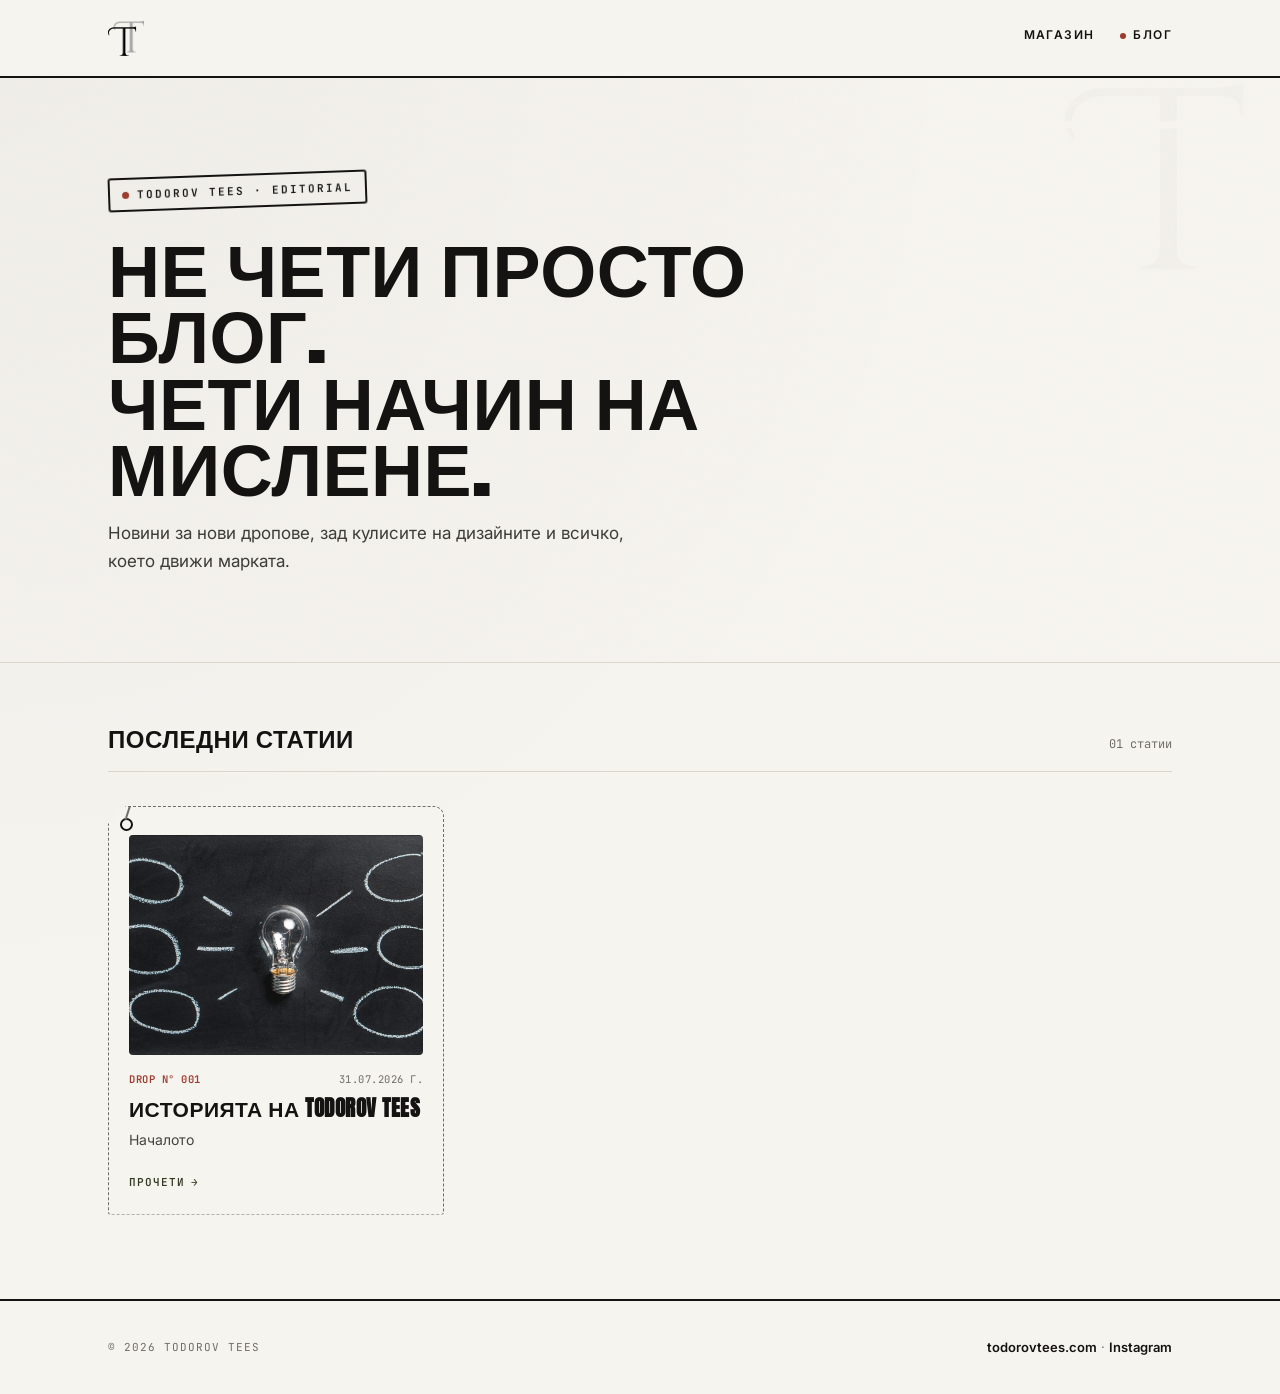
<file: index.html>
<!DOCTYPE html>
<html lang="bg">
<head>
<meta charset="UTF-8">
<meta name="viewport" content="width=device-width, initial-scale=1.0">
<title>Todorov Tees Blog</title>
<meta name="description" content="Новини, дропове и истории от Todorov Tees.">
<link rel="icon" href="assets/img/logo.png">
<link rel="stylesheet" href="assets/css/style.css">
</head>
<body>

<header class="site-header">
  <div class="wrap">
    <a class="brand" href="index.html">
      <img src="assets/img/logo.png" alt="Todorov Tees">
    </a>
    <nav class="site-nav">
      <a href="https://todorovtees.com/">Магазин</a>
      <a href="index.html"><span class="tag-dot"></span>Блог</a>
    </nav>
  </div>
</header>

<section class="hero">
  <div class="grain"></div>
  <img class="t-ghost" src="assets/img/t-mark.png" alt="logo">
  <div class="wrap">
    <div class="stamp-frame"><span class="dot"></span><span>Todorov Tees · Editorial</span></div>
    <h1>НЕ ЧЕТИ ПРОСТО БЛОГ.<br>ЧЕТИ НАЧИН НА МИСЛЕНЕ.</h1>
    <p class="lead">Новини за нови дропове, зад кулисите на дизайните и всичко, което движи марката.</p>
  </div>
</section>

<section class="section">
  <div class="wrap">
    <div class="section-title-row">
      <h2 class="section-title">Последни статии</h2>
      <span class="section-count mono" id="post-count"></span>
    </div>
    <div id="posts-container">
      <p class="spinner-text">Зареждане на статиите…</p>
    </div>
  </div>
</section>

<footer class="site-footer">
  <div class="wrap">
    <span class="footer-mark">© <span id="year"></span> Todorov Tees</span>
    <span><a href="https://todorovtees.com/">todorovtees.com</a> &middot; <a href="https://www.instagram.com/todorov.tees/">Instagram</a></span>
  </div>
</footer>

<script>
document.getElementById('year').textContent = new Date().getFullYear();

fetch('posts.json?t=' + Date.now())
  .then(r => r.json())
  .then(posts => {
    const container = document.getElementById('posts-container');
    const published = posts
      .filter(p => p.published)
      .sort((a, b) => new Date(b.date) - new Date(a.date));

    document.getElementById('post-count').textContent =
      published.length ? `${String(published.length).padStart(2,'0')} статии` : '';

    if (published.length === 0) {
      container.innerHTML = '<div class="empty-state">Все още няма публикувани статии. Първият дроп предстои.</div>';
      return;
    }

    container.innerHTML = '<div class="post-grid">' + published.map((p, i) => `
      <a class="tag-card" href="post.html?slug=${encodeURIComponent(p.slug)}">
        <span class="grommet"></span>
        <div class="thumb" style="background-image:url('${p.cover_image || ''}')"></div>
        <div class="tag-meta">
          <span class="drop-no">DROP N° ${String(published.length - i).padStart(3, '0')}</span>
          <span>${formatDate(p.date)}</span>
        </div>
        <h3>${escapeHtml(p.title)}</h3>
        <p>${escapeHtml(p.excerpt || '')}</p>
        <span class="read-more">Прочети</span>
      </a>
    `).join('') + '</div>';
  })
  .catch(() => {
    document.getElementById('posts-container').innerHTML =
      '<div class="empty-state">Грешка при зареждане на статиите. Презареди страницата.</div>';
  });

function formatDate(d) {
  return new Date(d).toLocaleDateString('bg-BG', { day: '2-digit', month: '2-digit', year: 'numeric' });
}
function escapeHtml(str) {
  const div = document.createElement('div');
  div.textContent = str;
  return div.innerHTML;
}
</script>

</body>
</html>
</file>
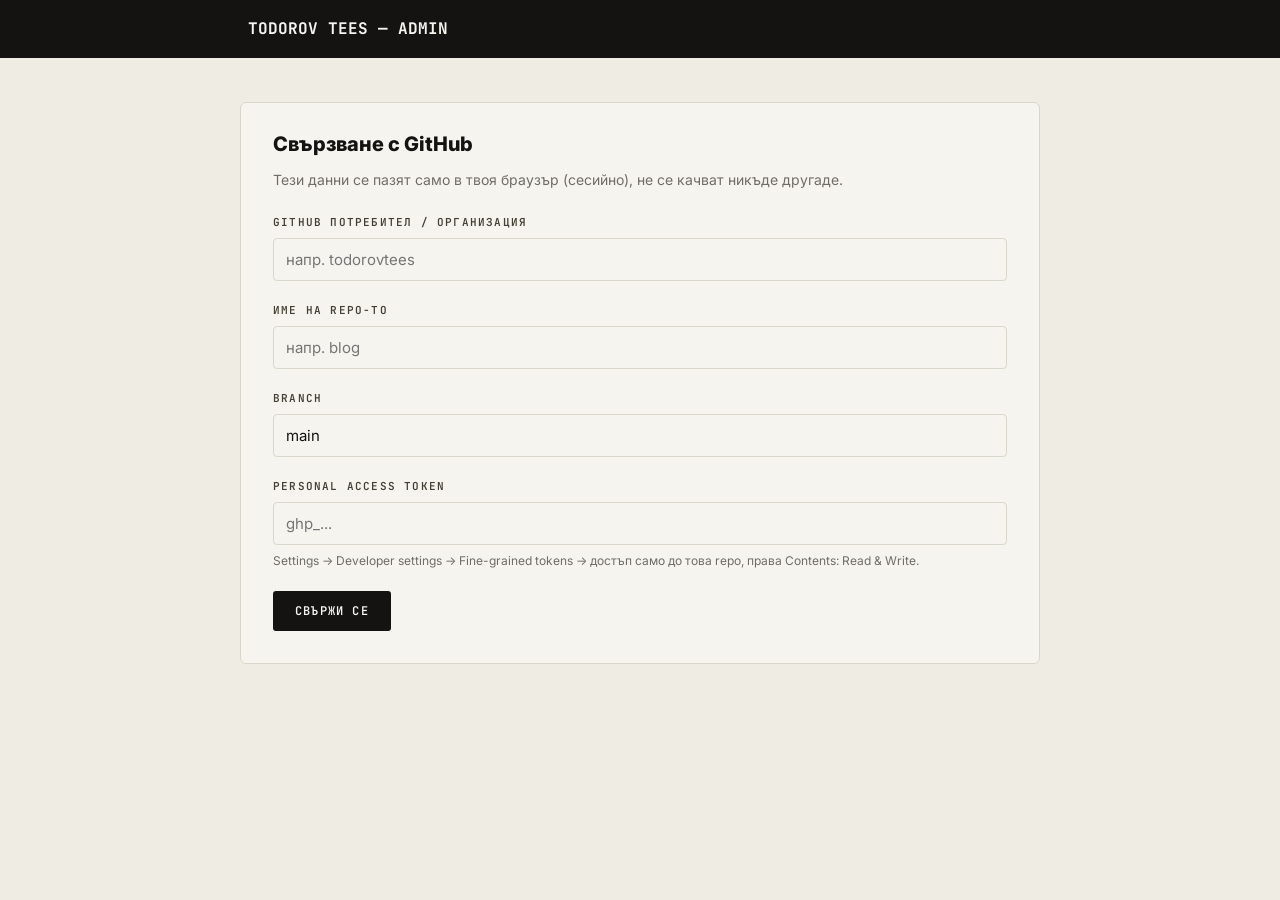
<file: admin.html>
<!DOCTYPE html>
<html lang="bg">
<head>
<meta charset="UTF-8">
<meta name="viewport" content="width=device-width, initial-scale=1.0">
<title>Admin — Todorov Tees Blog</title>
<link rel="stylesheet" href="assets/css/style.css">
</head>
<body class="admin-body">

<div class="admin-topbar">
  <div class="wrap">
    <strong class="mono">TODOROV TEES — ADMIN</strong>
    <button id="logout-btn" style="display:none;">Излез / смени токена</button>
  </div>
</div>

<div class="admin-shell">

  <!-- ЕКРАН 1: настройка на връзката с GitHub -->
  <div id="setup-screen" class="admin-card">
    <h1 style="font-size:20px;margin-bottom:8px;text-transform:none;letter-spacing:0;font-family:var(--font-body);font-weight:800;">Свързване с GitHub</h1>
    <p style="color:var(--graphite);font-size:14px;margin-bottom:22px;">
      Тези данни се пазят само в твоя браузър (сесийно), не се качват никъде другаде.
    </p>
    <div id="setup-error"></div>
    <div class="field">
      <label>GitHub потребител / организация</label>
      <input type="text" id="cfg-owner" placeholder="напр. todorovtees">
    </div>
    <div class="field">
      <label>Име на repo-то</label>
      <input type="text" id="cfg-repo" placeholder="напр. blog">
    </div>
    <div class="field">
      <label>Branch</label>
      <input type="text" id="cfg-branch" value="main">
    </div>
    <div class="field">
      <label>Personal Access Token</label>
      <input type="password" id="cfg-token" placeholder="ghp_...">
      <small>Settings → Developer settings → Fine-grained tokens → достъп само до това repo, права Contents: Read & Write.</small>
    </div>
    <button class="btn" id="connect-btn">Свържи се</button>
  </div>

  <!-- ЕКРАН 2: dashboard със статии -->
  <div id="dashboard-screen" style="display:none;">
    <div class="actions-row" style="margin-bottom:20px;">
      <button class="btn" id="new-post-btn">+ Нова статия</button>
      <a class="btn secondary" href="index.html" target="_blank">Виж блога</a>
    </div>
    <div id="dash-alert"></div>
    <div class="admin-card">
      <table class="admin-table" id="posts-table">
        <thead>
          <tr><th>Заглавие</th><th>Дата</th><th>Статус</th><th></th></tr>
        </thead>
        <tbody id="posts-tbody"></tbody>
      </table>
      <p id="no-posts" style="display:none;" class="spinner-text">Все още няма статии. Натисни "+ Нова статия".</p>
    </div>
  </div>

  <!-- ЕКРАН 3: форма за нова / редакция на статия -->
  <div id="editor-screen" class="admin-card" style="display:none;">
    <h1 id="editor-title" style="font-size:20px;margin-bottom:22px;text-transform:none;letter-spacing:0;font-family:var(--font-body);font-weight:800;">Нова статия</h1>
    <div id="editor-error"></div>
    <div class="field">
      <label>Заглавие</label>
      <input type="text" id="f-title">
    </div>
    <div class="field">
      <label>Кратко описание (показва се в списъка)</label>
      <input type="text" id="f-excerpt" maxlength="300">
    </div>
    <div class="field">
      <label>Категория (по избор)</label>
      <input type="text" id="f-category" placeholder="напр. Новини, Зад кулисите, Дроп">
    </div>
    <div class="field">
      <label>Корична снимка</label>
      <input type="file" id="f-image" accept="image/*">
      <div id="f-image-preview" style="margin-top:10px;"></div>
    </div>
    <div class="field">
      <label>Съдържание (HTML се поддържа — &lt;p&gt;, &lt;b&gt;, &lt;img&gt; и т.н.)</label>
      <textarea id="f-content"></textarea>
    </div>
    <div class="field">
      <label style="display:flex;align-items:center;gap:8px;text-transform:none;letter-spacing:0;font-family:var(--font-body);font-weight:500;font-size:14px;"><input type="checkbox" id="f-published" checked style="width:auto;"> Публикувай</label>
    </div>
    <div class="actions-row">
      <button class="btn" id="save-post-btn">Запази статията</button>
      <button class="btn secondary" id="cancel-edit-btn">Отказ</button>
    </div>
  </div>

</div>

<script>
/* ==================== Конфигурация / сесия ==================== */
const SESSION_KEY = 'ttees_admin_cfg';
let cfg = null;
let currentSha = null;
let posts = [];
let editingId = null;

const setupScreen = document.getElementById('setup-screen');
const dashboardScreen = document.getElementById('dashboard-screen');
const editorScreen = document.getElementById('editor-screen');
const logoutBtn = document.getElementById('logout-btn');

function loadCfg() {
  const raw = sessionStorage.getItem(SESSION_KEY);
  return raw ? JSON.parse(raw) : null;
}
function saveCfg(c) { sessionStorage.setItem(SESSION_KEY, JSON.stringify(c)); }
function clearCfg() { sessionStorage.removeItem(SESSION_KEY); location.reload(); }
logoutBtn.addEventListener('click', clearCfg);

/* ==================== GitHub API помощни функции ==================== */
function apiUrl() { return `https://api.github.com/repos/${cfg.owner}/${cfg.repo}/contents/posts.json`; }
function ghHeaders() { return { 'Authorization': `Bearer ${cfg.token}`, 'Accept': 'application/vnd.github+json' }; }
function b64EncodeUnicode(str) {
  return btoa(encodeURIComponent(str).replace(/%([0-9A-F]{2})/g, (m, p1) => String.fromCharCode('0x' + p1)));
}
function b64DecodeUnicode(str) {
  const clean = str.replace(/\s/g, '');
  return decodeURIComponent(atob(clean).split('').map(c => '%' + ('00' + c.charCodeAt(0).toString(16)).slice(-2)).join(''));
}

async function fetchPosts() {
  const res = await fetch(`${apiUrl()}?ref=${encodeURIComponent(cfg.branch)}&t=${Date.now()}`, { headers: ghHeaders() });
  if (!res.ok) {
    if (res.status === 401 || res.status === 403) throw new Error('Невалиден токен или няма достъп до repo-то.');
    if (res.status === 404) throw new Error('posts.json не е намерен в repo-то/branch-а.');
    throw new Error('Грешка от GitHub (' + res.status + ').');
  }
  const data = await res.json();
  currentSha = data.sha;
  return JSON.parse(b64DecodeUnicode(data.content));
}

async function savePosts(updatedPosts, commitMessage) {
  const body = {
    message: commitMessage,
    content: b64EncodeUnicode(JSON.stringify(updatedPosts, null, 2)),
    sha: currentSha,
    branch: cfg.branch
  };
  const res = await fetch(apiUrl(), {
    method: 'PUT',
    headers: { ...ghHeaders(), 'Content-Type': 'application/json' },
    body: JSON.stringify(body)
  });
  if (!res.ok) {
    const err = await res.json().catch(() => ({}));
    throw new Error(err.message || 'Грешка при запис в GitHub.');
  }
  const data = await res.json();
  currentSha = data.content.sha;
}

async function uploadImage(file) {
  const ext = (file.name.split('.').pop() || 'jpg').toLowerCase();
  const path = `assets/uploads/${Date.now()}-${Math.random().toString(36).slice(2, 8)}.${ext}`;
  const base64 = await fileToBase64(file);
  const res = await fetch(`https://api.github.com/repos/${cfg.owner}/${cfg.repo}/contents/${path}`, {
    method: 'PUT',
    headers: { ...ghHeaders(), 'Content-Type': 'application/json' },
    body: JSON.stringify({ message: `Качена снимка: ${path}`, content: base64, branch: cfg.branch })
  });
  if (!res.ok) {
    const err = await res.json().catch(() => ({}));
    throw new Error(err.message || 'Грешка при качване на снимката.');
  }
  return path;
}
function fileToBase64(file) {
  return new Promise((resolve, reject) => {
    const reader = new FileReader();
    reader.onload = () => resolve(reader.result.split(',')[1]);
    reader.onerror = reject;
    reader.readAsDataURL(file);
  });
}

/* ==================== Помощни: slug, дати ==================== */
function slugify(text) {
  const map = {'а':'a','б':'b','в':'v','г':'g','д':'d','е':'e','ж':'zh','з':'z','и':'i','й':'y','к':'k','л':'l','м':'m','н':'n','о':'o','п':'p','р':'r','с':'s','т':'t','у':'u','ф':'f','х':'h','ц':'ts','ч':'ch','ш':'sh','щ':'sht','ъ':'a','ь':'y','ю':'yu','я':'ya'};
  let out = text.toLowerCase().trim();
  out = out.split('').map(ch => map[ch] !== undefined ? map[ch] : ch).join('');
  out = out.replace(/[^a-z0-9]+/g, '-').replace(/^-+|-+$/g, '');
  return out || 'statiya';
}
function uniqueSlug(base, ignoreId) {
  let slug = base, i = 2;
  while (posts.some(p => p.slug === slug && p.id !== ignoreId)) { slug = `${base}-${i}`; i++; }
  return slug;
}
function todayIso() { return new Date().toISOString().slice(0, 10); }
function formatDate(d) { return new Date(d).toLocaleDateString('bg-BG', { day: '2-digit', month: '2-digit', year: 'numeric' }); }

/* ==================== Setup / login ==================== */
document.getElementById('connect-btn').addEventListener('click', async () => {
  const owner = document.getElementById('cfg-owner').value.trim();
  const repo = document.getElementById('cfg-repo').value.trim();
  const branch = document.getElementById('cfg-branch').value.trim() || 'main';
  const token = document.getElementById('cfg-token').value.trim();
  const errBox = document.getElementById('setup-error');
  errBox.innerHTML = '';

  if (!owner || !repo || !token) { errBox.innerHTML = '<div class="alert error">Попълни всички полета.</div>'; return; }
  cfg = { owner, repo, branch, token };
  try {
    posts = await fetchPosts();
    saveCfg(cfg);
    showDashboard();
  } catch (e) {
    errBox.innerHTML = `<div class="alert error">${e.message}</div>`;
    cfg = null;
  }
});

/* ==================== Dashboard ==================== */
function showDashboard() {
  setupScreen.style.display = 'none';
  editorScreen.style.display = 'none';
  dashboardScreen.style.display = 'block';
  logoutBtn.style.display = 'inline-block';
  renderTable();
}

function renderTable() {
  const tbody = document.getElementById('posts-tbody');
  const noPosts = document.getElementById('no-posts');
  const sorted = [...posts].sort((a, b) => new Date(b.date) - new Date(a.date));

  if (sorted.length === 0) {
    document.getElementById('posts-table').style.display = 'none';
    noPosts.style.display = 'block';
    return;
  }
  document.getElementById('posts-table').style.display = 'table';
  noPosts.style.display = 'none';

  tbody.innerHTML = sorted.map(p => `
    <tr>
      <td>${escapeHtml(p.title)}</td>
      <td class="mono">${formatDate(p.date)}</td>
      <td><button class="status-pill ${p.published ? 'on' : 'off'}" data-toggle="${p.id}">${p.published ? 'Публикувана' : 'Скрита'}</button></td>
      <td style="white-space:nowrap;">
        <a href="#" data-edit="${p.id}">Редакция</a> &nbsp;·&nbsp;
        <a href="#" data-delete="${p.id}" style="color:var(--stamp);">Изтрий</a>
      </td>
    </tr>
  `).join('');

  tbody.querySelectorAll('[data-toggle]').forEach(btn => btn.addEventListener('click', () => togglePublished(btn.dataset.toggle)));
  tbody.querySelectorAll('[data-edit]').forEach(a => a.addEventListener('click', e => { e.preventDefault(); openEditor(a.dataset.edit); }));
  tbody.querySelectorAll('[data-delete]').forEach(a => a.addEventListener('click', e => { e.preventDefault(); deletePost(a.dataset.delete); }));
}

function dashAlert(msg, type) {
  document.getElementById('dash-alert').innerHTML = `<div class="alert ${type}">${msg}</div>`;
  setTimeout(() => document.getElementById('dash-alert').innerHTML = '', 4000);
}

async function togglePublished(id) {
  const p = posts.find(p => p.id === id);
  p.published = !p.published;
  try { await savePosts(posts, `Статус промяна: ${p.title}`); renderTable(); }
  catch (e) { p.published = !p.published; dashAlert(e.message, 'error'); }
}

async function deletePost(id) {
  if (!confirm('Изтриване на статията? Това е необратимо.')) return;
  const before = posts;
  posts = posts.filter(p => p.id !== id);
  try { await savePosts(posts, `Изтрита статия: ${id}`); renderTable(); dashAlert('Статията е изтрита.', 'success'); }
  catch (e) { posts = before; dashAlert(e.message, 'error'); }
}

/* ==================== Editor ==================== */
document.getElementById('new-post-btn').addEventListener('click', () => openEditor(null));
document.getElementById('cancel-edit-btn').addEventListener('click', () => {
  editorScreen.style.display = 'none';
  dashboardScreen.style.display = 'block';
});

function openEditor(id) {
  editingId = id;
  document.getElementById('editor-error').innerHTML = '';
  document.getElementById('f-image').value = '';
  document.getElementById('f-image-preview').innerHTML = '';

  if (id) {
    const p = posts.find(p => p.id === id);
    document.getElementById('editor-title').textContent = 'Редакция на статия';
    document.getElementById('f-title').value = p.title;
    document.getElementById('f-excerpt').value = p.excerpt || '';
    document.getElementById('f-category').value = p.category || '';
    document.getElementById('f-content').value = p.content;
    document.getElementById('f-published').checked = !!p.published;
    if (p.cover_image) {
      document.getElementById('f-image-preview').innerHTML = `<img src="${p.cover_image}" style="max-width:200px;border-radius:4px;">`;
    }
  } else {
    document.getElementById('editor-title').textContent = 'Нова статия';
    document.getElementById('f-title').value = '';
    document.getElementById('f-excerpt').value = '';
    document.getElementById('f-category').value = '';
    document.getElementById('f-content').value = '';
    document.getElementById('f-published').checked = true;
  }

  dashboardScreen.style.display = 'none';
  editorScreen.style.display = 'block';
}

document.getElementById('save-post-btn').addEventListener('click', async () => {
  const title = document.getElementById('f-title').value.trim();
  const excerpt = document.getElementById('f-excerpt').value.trim();
  const category = document.getElementById('f-category').value.trim();
  const content = document.getElementById('f-content').value;
  const published = document.getElementById('f-published').checked;
  const imageFile = document.getElementById('f-image').files[0];
  const errBox = document.getElementById('editor-error');
  errBox.innerHTML = '';

  if (!title || !content) { errBox.innerHTML = '<div class="alert error">Заглавието и съдържанието са задължителни.</div>'; return; }

  const saveBtn = document.getElementById('save-post-btn');
  saveBtn.disabled = true;
  saveBtn.textContent = 'Записване…';

  try {
    let coverImage = editingId ? (posts.find(p => p.id === editingId).cover_image || '') : '';
    if (imageFile) coverImage = await uploadImage(imageFile);

    if (editingId) {
      const p = posts.find(p => p.id === editingId);
      Object.assign(p, { title, excerpt, category, content, published, cover_image: coverImage });
      await savePosts(posts, `Редактирана статия: ${title}`);
    } else {
      posts.push({
        id: Date.now().toString(),
        slug: uniqueSlug(slugify(title), null),
        title, excerpt, category, content,
        cover_image: coverImage,
        published,
        date: todayIso()
      });
      await savePosts(posts, `Нова статия: ${title}`);
    }

    editorScreen.style.display = 'none';
    dashboardScreen.style.display = 'block';
    renderTable();
    dashAlert('Записано успешно.', 'success');
  } catch (e) {
    errBox.innerHTML = `<div class="alert error">${e.message}</div>`;
  } finally {
    saveBtn.disabled = false;
    saveBtn.textContent = 'Запази статията';
  }
});

function escapeHtml(str) {
  const div = document.createElement('div');
  div.textContent = str;
  return div.innerHTML;
}

/* ==================== Инициализация ==================== */
(async function init() {
  const saved = loadCfg();
  if (saved) {
    cfg = saved;
    try { posts = await fetchPosts(); showDashboard(); }
    catch (e) { clearCfg(); }
  }
})();
</script>

</body>
</html>
</file>
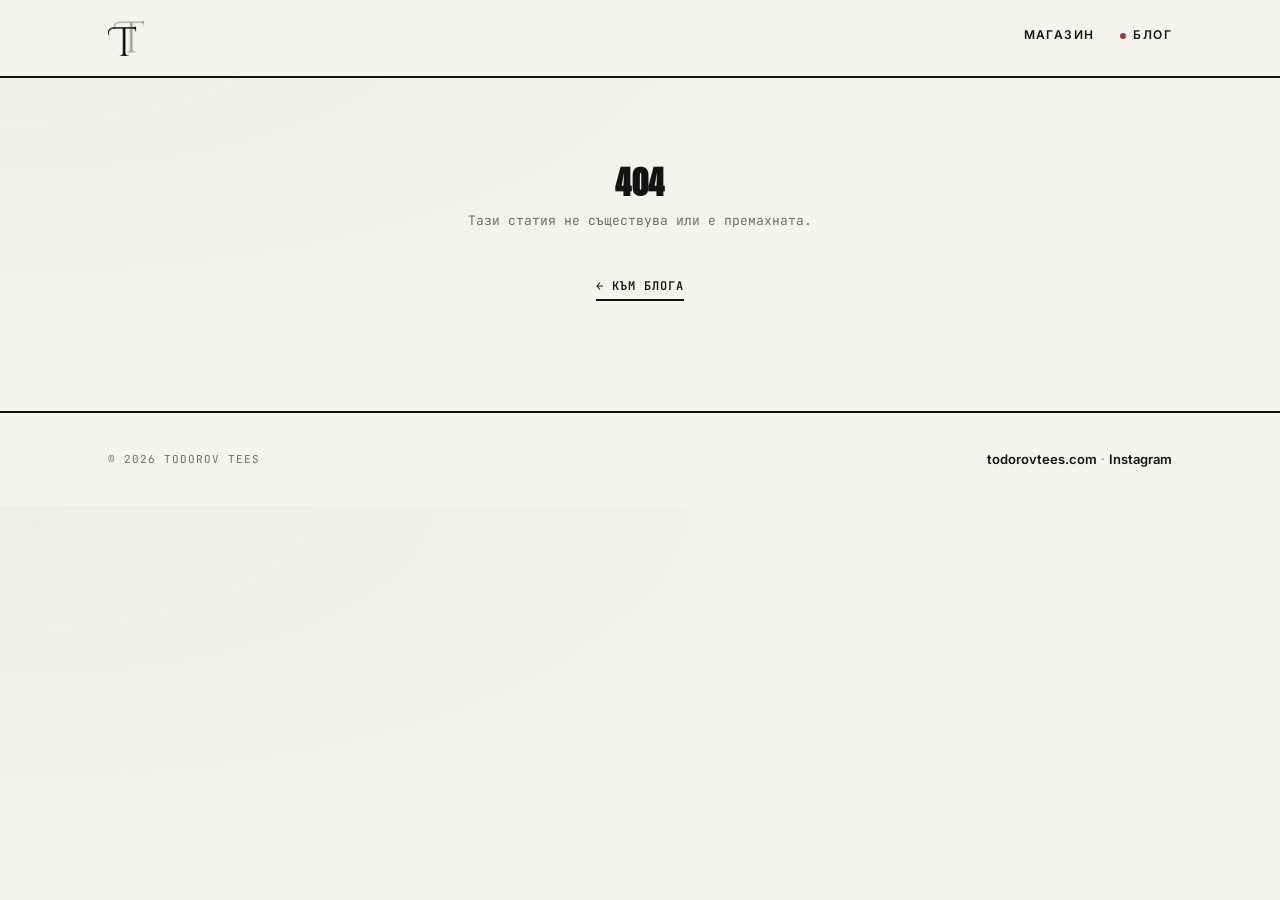
<file: post.html>
<!DOCTYPE html>
<html lang="bg">
<head>
<meta charset="UTF-8">
<meta name="viewport" content="width=device-width, initial-scale=1.0">
<title id="page-title">Todorov Tees Blog</title>
<link rel="icon" href="assets/img/logo.png">
<link rel="stylesheet" href="assets/css/style.css">
</head>
<body>

<header class="site-header">
  <div class="wrap">
    <a class="brand" href="index.html">
      <img src="assets/img/logo.png" alt="Todorov Tees">
    </a>
    <nav class="site-nav">
      <a href="https://todorovtees.com/">Магазин</a>
      <a href="index.html"><span class="tag-dot"></span>Блог</a>
    </nav>
  </div>
</header>

<div id="post-root">
  <div class="wrap" style="padding:90px 0;text-align:center;">
    <p class="spinner-text">Зареждане…</p>
  </div>
</div>

<footer class="site-footer">
  <div class="wrap">
    <span class="footer-mark">© <span id="year"></span> Todorov Tees</span>
    <span><a href="https://todorovtees.com/">todorovtees.com</a> &middot; <a href="https://www.instagram.com/todorov.tees/">Instagram</a></span>
  </div>
</footer>

<script>
document.getElementById('year').textContent = new Date().getFullYear();

const params = new URLSearchParams(window.location.search);
const slug = params.get('slug');
const root = document.getElementById('post-root');

if (!slug) {
  root.innerHTML = notFoundHtml();
} else {
  fetch('posts.json?t=' + Date.now())
    .then(r => r.json())
    .then(posts => {
      const published = posts.filter(p => p.published).sort((a,b) => new Date(b.date) - new Date(a.date));
      const idx = published.findIndex(p => p.slug === slug);
      const post = idx >= 0 ? published[idx] : null;
      if (!post) { root.innerHTML = notFoundHtml(); return; }

      document.getElementById('page-title').textContent = post.title + ' — Todorov Tees Blog';
      root.innerHTML = `
        <div class="post-header">
          <div class="grain"></div>
          <div class="wrap">
            <div class="meta-row">
              <span class="drop-no">DROP N° ${String(published.length - idx).padStart(3, '0')}</span>
              <span>${formatDate(post.date)}</span>
              ${post.category ? `<span>${escapeHtml(post.category)}</span>` : ''}
            </div>
            <h1>${escapeHtml(post.title)}</h1>
          </div>
        </div>
        <div class="wrap">
          ${post.cover_image ? `<img class="post-cover" src="${post.cover_image}" alt="${escapeHtml(post.title)}">` : ''}
          <article class="post-content">${post.content}</article>
          <a class="back-link" href="index.html">← Към всички статии</a>
        </div>
      `;
    })
    .catch(() => { root.innerHTML = notFoundHtml(true); });
}

function notFoundHtml(loadError) {
  return `<div class="wrap" style="padding:90px 0;text-align:center;">
            <h1>404</h1>
            <p class="spinner-text">${loadError ? 'Грешка при зареждане на статиите.' : 'Тази статия не съществува или е премахната.'}</p>
            <a class="back-link" href="index.html">← Към блога</a>
          </div>`;
}
function formatDate(d) {
  return new Date(d).toLocaleDateString('bg-BG', { day: '2-digit', month: '2-digit', year: 'numeric' });
}
function escapeHtml(str) {
  const div = document.createElement('div');
  div.textContent = str;
  return div.innerHTML;
}
</script>

</body>
</html>
</file>
<file: assets/css/style.css>
@import url('https://fonts.googleapis.com/css2?family=Anton&family=Inter:wght@400;500;600;700;800&family=JetBrains+Mono:wght@400;600&display=swap');

/* ============================================================
   TODOROV TEES — design tokens
   Palette grounded in the brand's own monochrome mark + a
   garment-dye olive and a QC-stamp red pulled from tag culture.
   ============================================================ */
:root{
  --ink:#141311;
  --paper:#f6f4ef;
  --paper-soft:#eeece3;
  --graphite:#6f6d66;
  --line:#d9d6cc;
  --olive:#4f5738;
  --olive-deep:#343a24;
  --stamp:#9c3b2e;
  --radius:1px;
  --max-w:1120px;
  --font-display:'Anton', sans-serif;
  --font-body:'Inter', system-ui, sans-serif;
  --font-mono:'JetBrains Mono', ui-monospace, monospace;
}

@media (prefers-reduced-motion: reduce){
  *{animation-duration:0.001ms !important;animation-iteration-count:1 !important;transition-duration:0.001ms !important;}
}

*{box-sizing:border-box;}
html{scroll-behavior:smooth;}
body{
  margin:0;
  background:
    radial-gradient(ellipse at top left, rgba(20,19,17,0.03), transparent 55%),
    var(--paper);
  color:var(--ink);
  font-family:var(--font-body);
  font-size:16px;
  line-height:1.65;
  -webkit-font-smoothing:antialiased;
}
a{color:inherit;}
img{max-width:100%;display:block;}
:focus-visible{outline:2px solid var(--olive);outline-offset:3px;}

h1,h2,h3,.display{
  font-family:var(--font-display);
  text-transform:uppercase;
  letter-spacing:0.5px;
  line-height:0.92;
  margin:0;
}
.mono{font-family:var(--font-mono);}

.wrap{max-width:var(--max-w);margin:0 auto;padding:0 28px;}

/* ---------- fine grain texture (subject: printed fabric) ---------- */
.grain{
  position:absolute;inset:0;
  opacity:0.5;
  pointer-events:none;
  mix-blend-mode:multiply;
  background-image:url("data:image/svg+xml,%3Csvg xmlns='http://www.w3.org/2000/svg' width='120' height='120'%3E%3Cfilter id='n'%3E%3CfeTurbulence type='fractalNoise' baseFrequency='0.9' numOctaves='2' stitchTiles='stitch'/%3E%3C/filter%3E%3Crect width='100%25' height='100%25' filter='url(%23n)' opacity='0.045'/%3E%3C/svg%3E");
}

/* ---------- Header ---------- */
.site-header{
  border-bottom:2px solid var(--ink);
  padding:20px 0;
  position:sticky;
  top:0;
  background:var(--paper);
  z-index:20;
}
.site-header .wrap{display:flex;align-items:center;justify-content:space-between;gap:16px;}
.brand{display:flex;align-items:center;gap:12px;text-decoration:none;}
.brand img{height:36px;width:auto;}
.site-nav{display:flex;align-items:center;gap:26px;}
.site-nav a{
  text-decoration:none;
  font-weight:600;
  font-size:12px;
  letter-spacing:1.4px;
  text-transform:uppercase;
  border-bottom:2px solid transparent;
  padding-bottom:4px;
  transition:border-color .15s ease, color .15s ease;
}
.site-nav a:hover{border-color:var(--olive);}
.site-nav .tag-dot{
  display:inline-block;width:6px;height:6px;border-radius:50%;
  background:var(--stamp);margin-right:7px;vertical-align:middle;
}

/* ---------- Hero: QC ink-stamp treatment ---------- */
.hero{
  position:relative;
  overflow:hidden;
  padding:96px 0 70px;
  border-bottom:1px solid var(--line);
}
.hero .t-ghost{
  position:absolute;
  right:-60px;
  top:-40px;
  width:380px;
  opacity:0.05;
  pointer-events:none;
  z-index:0;
}
.hero .wrap{position:relative;z-index:1;}
.stamp-frame{
  display:inline-flex;
  align-items:center;
  gap:8px;
  border:2px solid var(--ink);
  border-radius:3px;
  padding:6px 12px;
  transform:rotate(-2deg);
  margin-bottom:26px;
  animation:stamp-in .5s cubic-bezier(.2,.8,.3,1.2) both;
}
@keyframes stamp-in{
  from{opacity:0;transform:rotate(-2deg) scale(1.3);}
  to{opacity:1;transform:rotate(-2deg) scale(1);}
}
.stamp-frame .dot{width:7px;height:7px;border-radius:50%;background:var(--stamp);}
.stamp-frame span{
  font-family:var(--font-mono);
  font-size:11px;
  font-weight:600;
  letter-spacing:2px;
  text-transform:uppercase;
}
.hero h1{font-size:clamp(40px,6.4vw,72px);max-width:760px;}
.hero p.lead{
  max-width:560px;
  margin-top:20px;
  color:#3d3c37;
  font-size:17px;
}

/* ---------- Section scaffolding ---------- */
.section{padding:64px 0;position:relative;}
.section-title-row{
  display:flex;
  align-items:baseline;
  justify-content:space-between;
  margin-bottom:34px;
  border-bottom:1px solid var(--line);
  padding-bottom:16px;
}
.section-title{font-size:24px;}
.section-count{font-family:var(--font-mono);font-size:12px;color:var(--graphite);}

/* ---------- Hang-tag post cards (signature element) ----------
   Grounded in the actual garment world: a die-cut notch corner,
   a punched grommet + string, dashed stitch border, and mono
   "care label" data (drop no., date, category). */
.post-grid{
  display:grid;
  grid-template-columns:repeat(auto-fill,minmax(280px,1fr));
  gap:34px 28px;
}
.tag-card{
  position:relative;
  text-decoration:none;
  color:var(--ink);
  background:var(--paper);
  border:1.5px dashed var(--graphite);
  border-radius:10px 10px 3px 3px;
  padding:22px 20px 20px;
  transition:transform .18s ease, box-shadow .18s ease, border-color .18s ease;
  clip-path:polygon(0 18px,18px 0,100% 0,100% 100%,0 100%);
}
.tag-card:hover{
  transform:rotate(-0.6deg) translateY(-3px);
  border-color:var(--ink);
  box-shadow:6px 10px 22px rgba(20,19,17,0.12);
}
.tag-card .grommet{
  position:absolute;
  top:11px;left:11px;
  width:13px;height:13px;
  border-radius:50%;
  background:var(--paper);
  border:2px solid var(--ink);
  z-index:2;
}
.tag-card .grommet::after{
  content:"";
  position:absolute;
  top:-16px;left:5px;
  width:1.5px;height:16px;
  background:var(--graphite);
  transform:rotate(18deg);
}
.tag-card .thumb{
  aspect-ratio:4/3;
  background:var(--paper-soft) center/cover no-repeat;
  border-radius:4px;
  margin:6px 0 16px;
  position:relative;
  overflow:hidden;
}
.tag-card .thumb::after{
  content:"";position:absolute;inset:0;
  box-shadow:inset 0 0 0 1px rgba(20,19,17,0.06);
}
.tag-meta{
  display:flex;
  justify-content:space-between;
  font-family:var(--font-mono);
  font-size:10.5px;
  letter-spacing:0.5px;
  color:var(--graphite);
  text-transform:uppercase;
  margin-bottom:10px;
}
.tag-meta .drop-no{color:var(--stamp);font-weight:600;}
.tag-card h3{font-size:21px;margin-bottom:10px;}
.tag-card p{font-size:14px;color:#45443f;margin:0 0 16px;}
.tag-card .read-more{
  font-family:var(--font-mono);
  font-size:11px;
  font-weight:600;
  letter-spacing:1px;
  text-transform:uppercase;
  color:var(--olive-deep);
  display:inline-flex;
  align-items:center;
  gap:6px;
}
.tag-card .read-more::after{content:"→";transition:transform .15s ease;}
.tag-card:hover .read-more::after{transform:translateX(3px);}

.empty-state{
  border:1.5px dashed var(--graphite);
  border-radius:8px;
  padding:48px;
  text-align:center;
  color:var(--graphite);
  font-family:var(--font-mono);
  font-size:13px;
}

/* ---------- Single post ---------- */
.post-header{
  padding:56px 0 34px;
  border-bottom:1px solid var(--line);
  position:relative;
  overflow:hidden;
}
.post-header .meta-row{
  display:flex;gap:18px;align-items:center;
  font-family:var(--font-mono);font-size:11.5px;
  letter-spacing:0.5px;text-transform:uppercase;color:var(--graphite);
  margin-bottom:16px;
}
.post-header .meta-row .drop-no{color:var(--stamp);font-weight:600;}
.post-header h1{font-size:clamp(34px,5.4vw,54px);max-width:820px;}
.post-cover{
  width:100%;max-height:480px;object-fit:cover;
  margin:36px 0;border-radius:6px;
}
.post-content{max-width:740px;margin:0 auto;padding:8px 0 64px;font-size:17.5px;}
.post-content p{margin:0 0 22px;}
.post-content img{margin:26px 0;border-radius:6px;}
.post-content h2{font-size:26px;margin:36px 0 16px;text-transform:none;letter-spacing:0;font-family:var(--font-body);font-weight:800;}
.back-link{
  display:inline-flex;align-items:center;gap:8px;
  margin:32px 0 0;
  font-family:var(--font-mono);
  font-size:12px;font-weight:600;letter-spacing:1px;text-transform:uppercase;
  text-decoration:none;border-bottom:2px solid var(--ink);padding-bottom:2px;
}

/* ---------- Footer ---------- */
.site-footer{
  border-top:2px solid var(--ink);
  padding:36px 0;
  margin-top:20px;
  font-size:13px;
  color:var(--graphite);
}
.site-footer .wrap{display:flex;justify-content:space-between;flex-wrap:wrap;gap:12px;align-items:center;}
.site-footer a{text-decoration:none;font-weight:600;color:var(--ink);}
.footer-mark{font-family:var(--font-mono);font-size:11px;letter-spacing:1px;text-transform:uppercase;}

/* ---------- Admin ---------- */
.admin-body{background:var(--paper-soft);min-height:100vh;}
.admin-shell{max-width:840px;margin:0 auto;padding:44px 20px;}
.admin-card{background:var(--paper);border:1.5px solid var(--line);border-radius:6px;padding:32px;margin-bottom:24px;}
.admin-topbar{background:var(--ink);color:var(--paper);padding:16px 0;}
.admin-topbar .wrap{max-width:840px;display:flex;justify-content:space-between;align-items:center;}
.admin-topbar a, .admin-topbar button{color:var(--paper);text-decoration:none;font-size:12px;font-weight:600;text-transform:uppercase;letter-spacing:1.4px;background:none;border:none;cursor:pointer;font-family:var(--font-mono);}
.field{margin-bottom:20px;}
.field label{display:block;font-family:var(--font-mono);font-size:11px;font-weight:600;text-transform:uppercase;letter-spacing:1.2px;margin-bottom:7px;color:#444036;}
.field input[type=text],
.field input[type=password],
.field input[type=file],
.field textarea{
  width:100%;
  padding:11px 12px;
  border:1.5px solid var(--line);
  border-radius:4px;
  background:var(--paper);
  font-family:var(--font-body);
  font-size:15px;
  color:var(--ink);
}
.field textarea{min-height:260px;resize:vertical;font-family:var(--font-mono);font-size:13px;line-height:1.6;}
.field small{display:block;margin-top:6px;color:var(--graphite);font-size:12px;}
.btn{
  display:inline-flex;align-items:center;gap:6px;
  background:var(--ink);
  color:var(--paper);
  border:none;
  padding:12px 22px;
  font-family:var(--font-mono);
  font-size:12px;
  font-weight:600;
  letter-spacing:1.2px;
  text-transform:uppercase;
  border-radius:3px;
  cursor:pointer;
  text-decoration:none;
}
.btn:hover{background:var(--olive-deep);}
.btn.secondary{background:transparent;color:var(--ink);border:1.5px solid var(--ink);}
.admin-table{width:100%;border-collapse:collapse;font-size:14px;}
.admin-table th,.admin-table td{text-align:left;padding:13px 10px;border-bottom:1px solid var(--line);}
.admin-table th{font-family:var(--font-mono);font-size:10.5px;text-transform:uppercase;letter-spacing:1px;color:var(--graphite);}
.status-pill{font-family:var(--font-mono);font-size:10.5px;padding:4px 9px;border-radius:20px;font-weight:600;text-transform:uppercase;border:none;cursor:pointer;}
.status-pill.on{background:#e3e8db;color:var(--olive-deep);}
.status-pill.off{background:#eae8e0;color:var(--graphite);}
.alert{padding:14px 16px;border-radius:4px;margin-bottom:20px;font-size:14px;font-family:var(--font-mono);}
.alert.error{background:#f3e1dd;color:var(--stamp);border:1px solid #e3bcb2;}
.alert.success{background:#e3e8db;color:var(--olive-deep);border:1px solid #c7d3ba;}
.login-box{max-width:440px;margin:90px auto 0;}
.actions-row{display:flex;gap:10px;margin-top:16px;flex-wrap:wrap;}
.spinner-text{color:var(--graphite);font-family:var(--font-mono);font-size:13px;}

@media (max-width:768px){
  .wrap{padding:0 20px;}

  .site-header{padding:16px 0;}
  .site-header .wrap{flex-wrap:wrap;gap:10px;}
  .brand img{height:30px;}
  .site-nav{gap:16px;}
  .site-nav a{font-size:11px;letter-spacing:1px;}

  .hero{padding:56px 0 40px;}
  .hero .t-ghost{width:220px;opacity:0.04;}
  .hero h1{font-size:clamp(30px,9vw,44px);}
  .hero p.lead{font-size:15px;}
  .stamp-frame{padding:5px 10px;margin-bottom:18px;}
  .stamp-frame span{font-size:9.5px;letter-spacing:1.5px;}

  .section{padding:40px 0;}
  .section-title-row{margin-bottom:22px;padding-bottom:12px;}
  .section-title{font-size:20px;}

  .post-grid{grid-template-columns:1fr;gap:22px;}
  .tag-card{padding:18px 16px 16px;}
  .tag-card .thumb{margin:4px 0 12px;}
  .tag-card h3{font-size:19px;}
  .tag-card p{font-size:13.5px;}

  .post-header{padding:40px 0 24px;}
  .post-header .meta-row{flex-wrap:wrap;gap:8px 14px;}
  .post-header h1{font-size:clamp(26px,7.5vw,36px);}
  .post-content{font-size:16px;}
  .post-content h2{font-size:21px;margin:26px 0 12px;}
  .post-cover{margin:24px 0;max-height:280px;}

  .site-footer{padding:26px 0;font-size:12px;}
  .site-footer .wrap{flex-direction:column;align-items:flex-start;gap:8px;}

  .admin-shell{padding:24px 14px;}
  .admin-card{padding:20px;}
  .admin-topbar .wrap{flex-wrap:wrap;gap:8px;}
  .admin-table{display:block;overflow-x:auto;white-space:nowrap;}
  .login-box{margin:50px auto 0;}
}

@media (max-width:400px){
  .hero h1{font-size:28px;}
  .site-nav a{font-size:10px;}
  .tag-meta{flex-wrap:wrap;gap:4px;}
}
</file>
